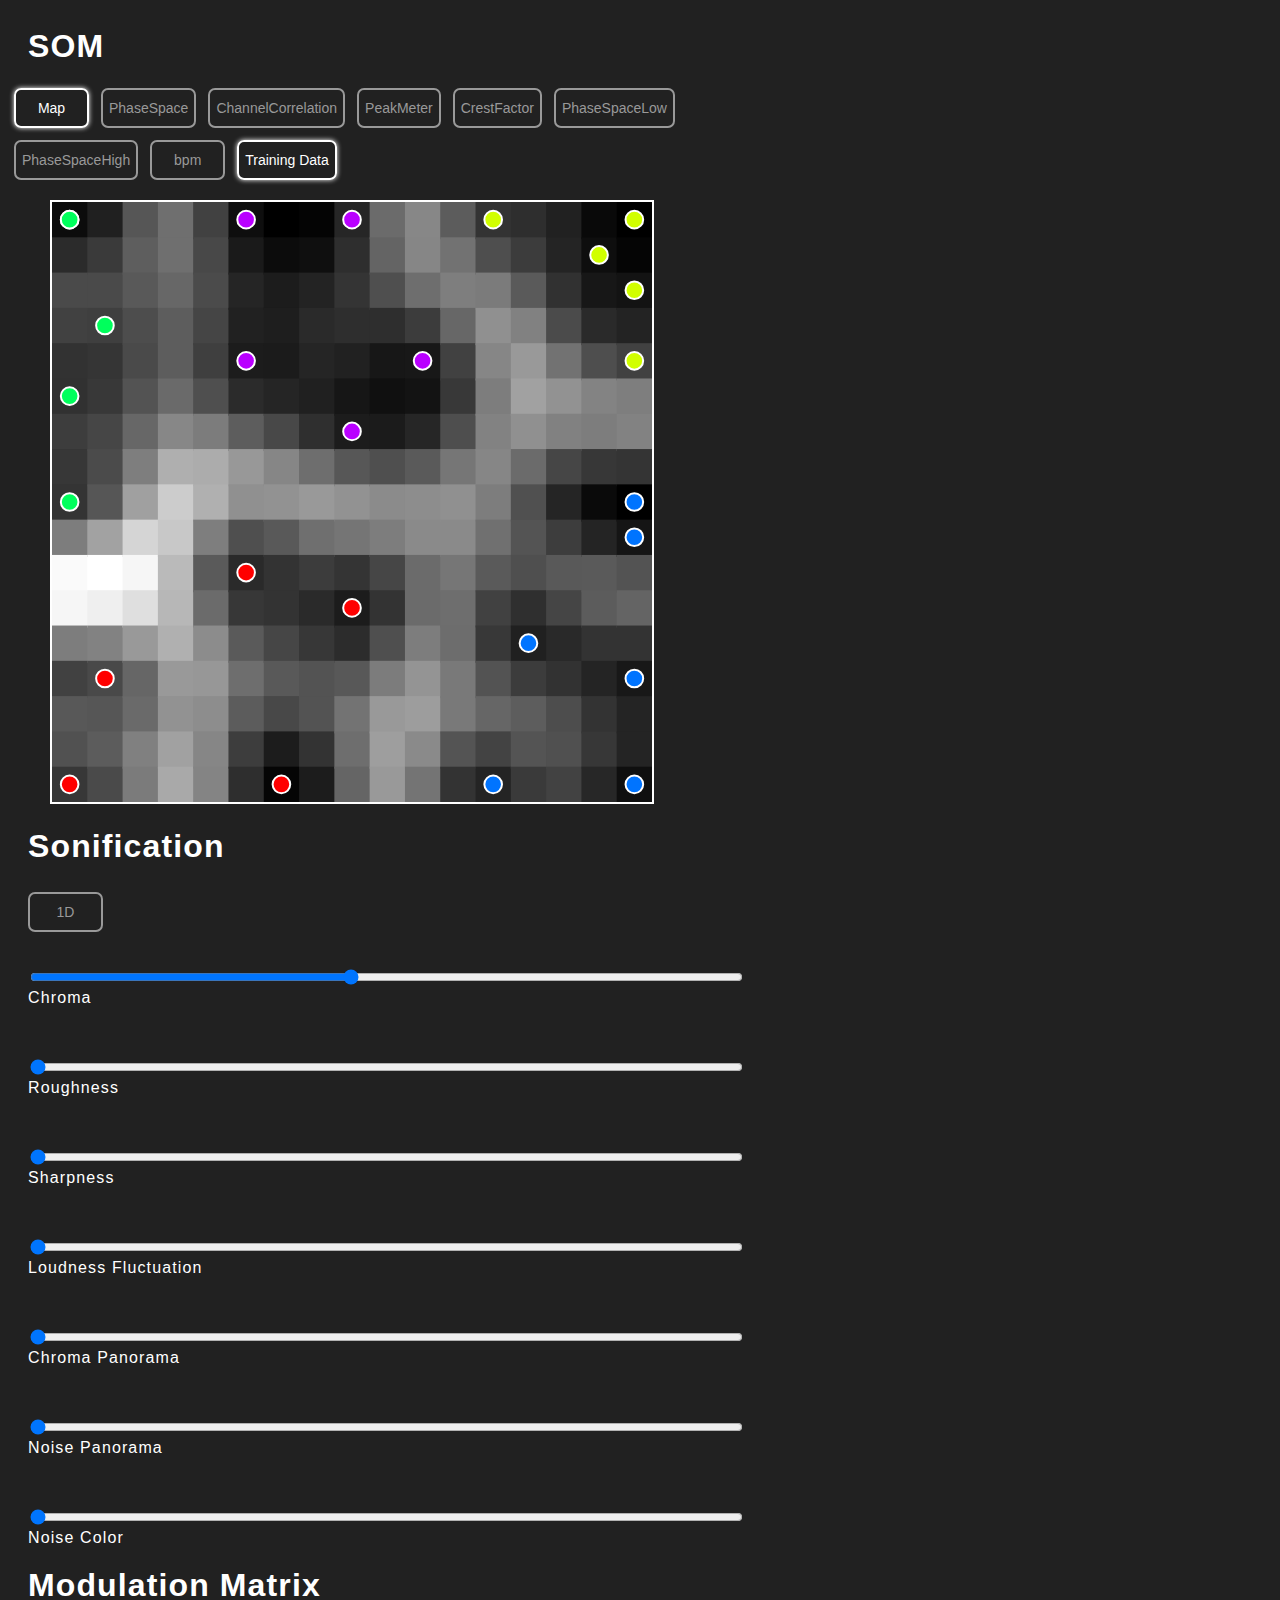
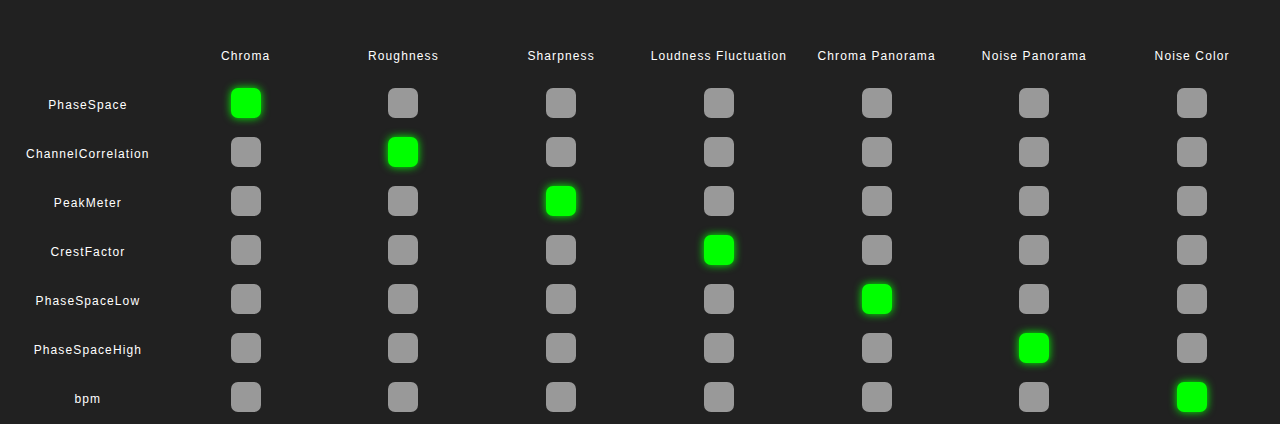
<file: extended/index.html>
<!doctype html>
<html lang="en">

<head>
	<meta charset="utf-8">

	<title>Sonifiy Kohonen Map</title>

	<meta name="author" content="Simon Linke">

	<!-- Bibliotheken -->
	<script src="../scripts/js/librarys/p5.min.js"></script>
	<script src="../scripts/js/librarys/p5.sound.js"></script>
	<!-- colormaps zum PLotten ohne PLotly -->
	<script src="../scripts/js/librarys/js-colormaps.js"></script>

	<!-- funktionen zum plotten der Som, für Wörter, Farben und Allgemein -->
	<script src="../scripts/js/PlotFkt.js"></script>

	<!-- Stylesheets -->
	<link rel="stylesheet" type="text/css" href="../scripts/css/SomGeneral.css">
	<link rel="stylesheet" type="text/css" href="../scripts/css/SomExtended.css">
</head>

<body>
	<div id="grid">
		<div id="MapBox">
			<h2>SOM</h2>
			<div id="SelectButtons"></div>
			<div id="maps">
				<canvas id="UM_Bg" class="mapPlot" width="600" height="600"></canvas>
				<svg id="UM_Plot" class="mapPlot" width="600" height="600"></svg>
				<svg id="UM_Klick" class="mapPlot" width="600" height="600"></svg>
			</div>
		</div>

		<div id="SliderBox">
			<h2>Sonification</h2>

			<button class="SelBtn control" name="1dButton" data-action="1d">
				<span class="switchText">1D</span>
			</button>

			<div id="SliderKlick">
				<div class="sliderFrame control">
					<input type="range" min="0" max="1000" value="450" orient="horizontal" class="slid"
						data-action="detune">
					<div class="detuneText"><span >Chroma</span> </div> 
				</div>

				<div class="sliderFrame control">
					<input type="range" min="0" max="1000" value="0" orient="horizontal" class="slid"
						data-action="rough">
					<div class="detuneText"><span >Roughness</span> </div>
				</div>

				<div class="sliderFrame control">
					<input type="range" min="0" max="1000" value="0" orient="horizontal" class="slid"
						data-action="bright">
					<div class="detuneText"><span>Sharpness</span> </div>
				</div>

				<div class="sliderFrame control">
					<input type="range" min="0" max="1000" value="0" orient="horizontal" class="slid"
						data-action="beat">
					<div class="detuneText"><span>Loudness Fluctuation</span> </div>
				</div>

				<div class="sliderFrame control">
					<input type="range" min="0" max="1000" value="0" orient="horizontal" class="slid"
						data-action="ChPan">
					<div class="detuneText"><span>Chroma Panorama</span> </div>
				</div>

				<div class="sliderFrame control">
					<input type="range" min="0" max="1000" value="0" orient="horizontal" class="slid"
						data-action="NoiPan">
					<div class="detuneText"><span>Noise Panorama</span> </div>
				</div>

				<div class="sliderFrame control">
					<input type="range" min="0" max="1000" value="0" orient="horizontal" class="slid"
						data-action="NoiCol">
					<div class="detuneText"><span>Noise Color</span> </div>
				</div>
			</div>
		</div>
		<div id="ModMavtDiv">
			<h2>Modulation Matrix</h2>
		</div>
	</div>


	<script src="js/loadAndPlot.js"></script>
	<script src="js/audioScript.js"></script>

</body>
</file>
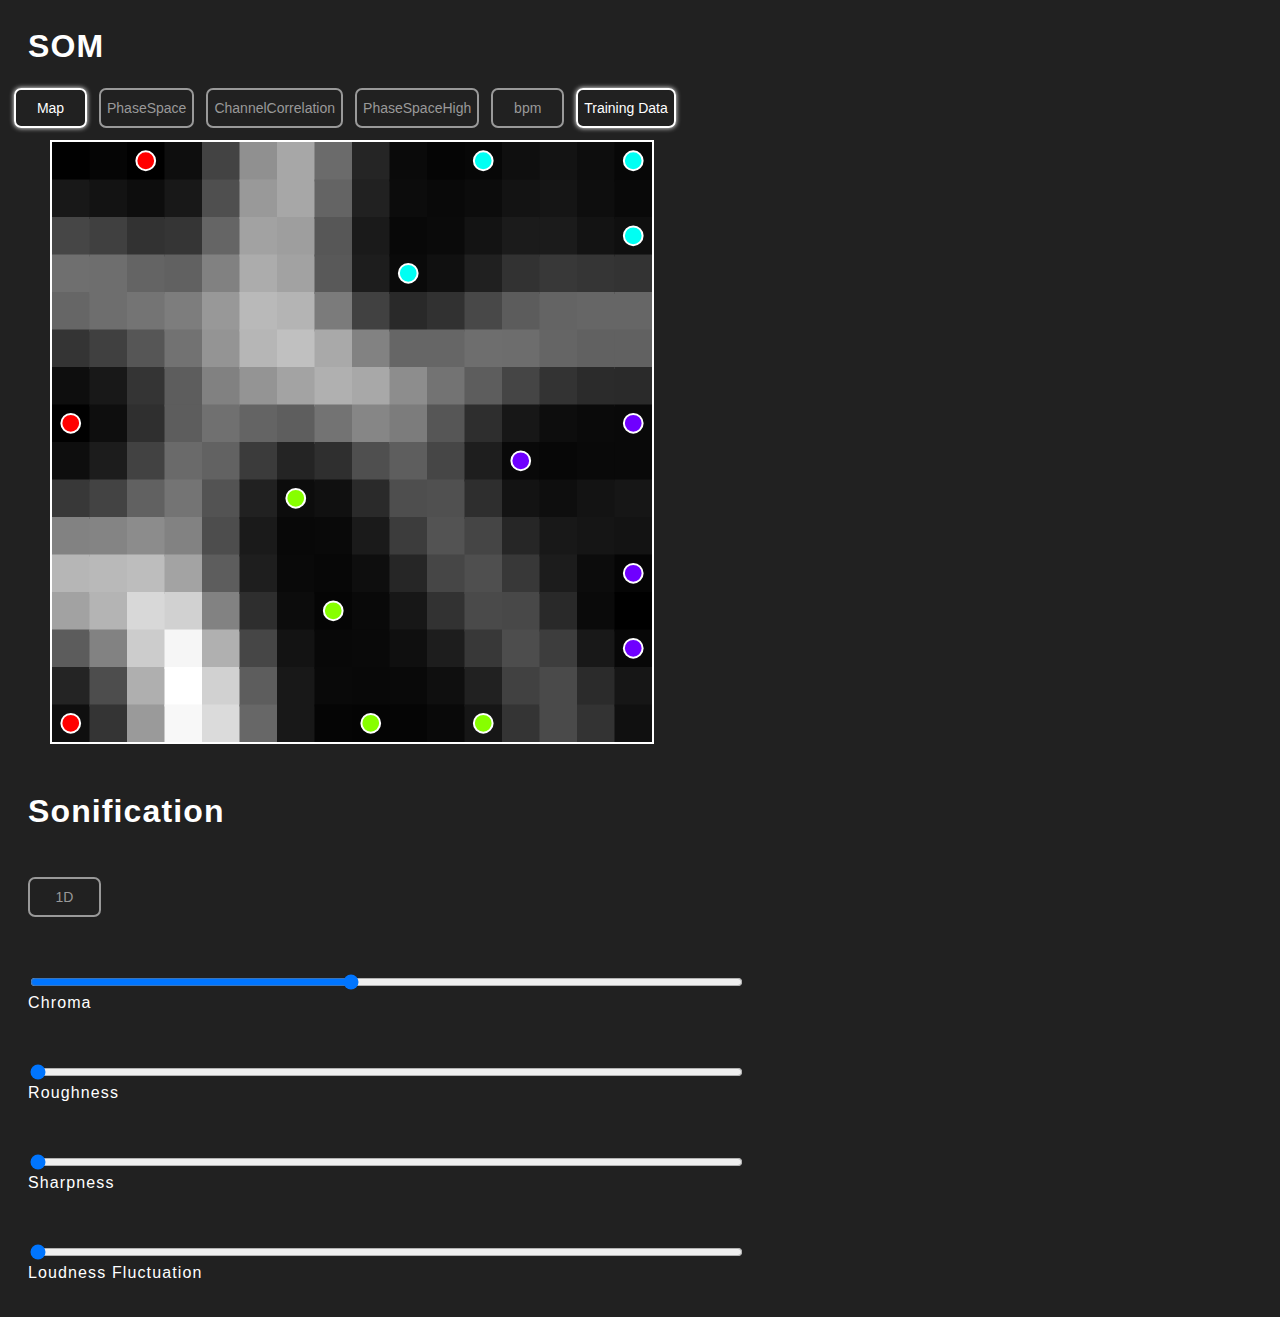
<file: simple/index.html>
<!doctype html>
<html lang="en">

<head>
	<meta charset="utf-8">

	<title>Sonifiy Kohonen Map</title>

	<meta name="author" content="Simon Linke">

	<!-- Bibliotheken -->
	<script src="../scripts/js/librarys/p5.min.js"></script>
	<script src="../scripts/js/librarys/p5.sound.js"></script>
	<!-- colormaps zum PLotten ohne PLotly -->
	<script src="../scripts/js/librarys/js-colormaps.js"></script>

	<!-- funktionen zum plotten der Som, für Wörter, Farben und Allgemein -->
	<script src="../scripts/js/PlotFkt.js"></script>

	<!-- Stylesheets -->
	<link rel="stylesheet" type="text/css" href="../scripts/css/SomGeneral.css">
	<link rel="stylesheet" type="text/css" href="../scripts/css/SomSimple.css">
</head>

<body>
	<div id="grid">
		<div id="MapBox">
			<h2>SOM</h2>
			<div id="SelectButtons"></div>
			<div id="maps">
				<canvas id="UM_Bg" class="mapPlot" width="600" height="600"></canvas>
				<svg id="UM_Plot" class="mapPlot" width="600" height="600"></svg>
				<svg id="UM_Klick" class="mapPlot" width="600" height="600"></svg>
			</div>
		</div>

		<div id="SliderBox">
			<h2>Sonification</h2>

			<button class="SelBtn control" name="1dButton" data-action="1d">
				<span class="switchText">1D</span>
			</button>

			<div id="SliderKlick">
				<div class="sliderFrame control">
					<input type="range" min="0" max="1000" value="450" orient="horizontal" class="slid"
						data-action="detune">
					<div class="detuneText"><span >Chroma</span> </div> 
				</div>

				<div class="sliderFrame control">
					<input type="range" min="0" max="1000" value="0" orient="horizontal" class="slid"
						data-action="rough">
					<div class="detuneText"><span >Roughness</span> </div>
				</div>

				<div class="sliderFrame control">
					<input type="range" min="0" max="1000" value="0" orient="horizontal" class="slid"
						data-action="bright">
					<div class="detuneText"><span>Sharpness</span> </div>
				</div>

				<div class="sliderFrame control">
					<input type="range" min="0" max="1000" value="0" orient="horizontal" class="slid"
						data-action="beat">
					<div class="detuneText"><span>Loudness Fluctuation</span> </div>
				</div>
			</div>
		</div>
	</div>


	<script src="js/loadAndPlot.js"></script>
	<script src="js/audioScript.js"></script>

</body>
</file>
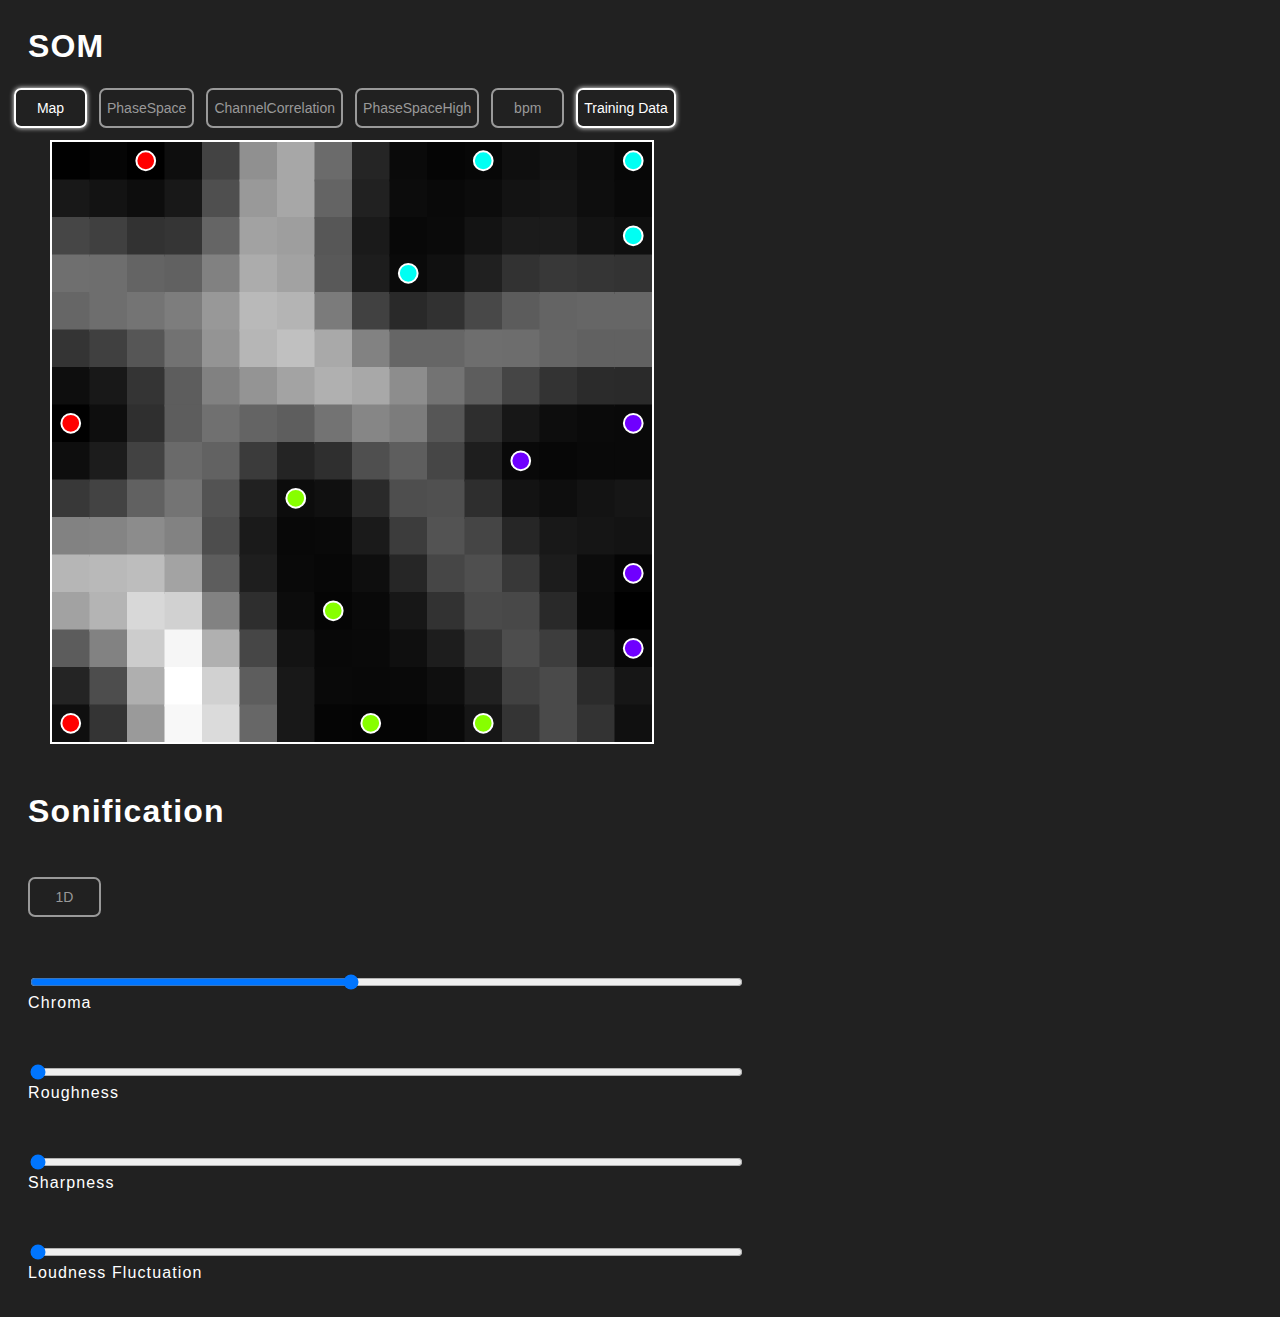
<file: SOMsonChromaHalb_NoJQuerry/index.html>
<!doctype html>
<html lang="en">

<head>
	<meta charset="utf-8">

	<title>Sonifiy Kohonen Map</title>

	<meta name="author" content="Simon Linke">

	<!-- Bibliotheken -->
	<script src="js/librarys/p5.min.js"></script>
	<script src="js/librarys/p5.sound.js"></script>
	<!-- colormaps zum PLotten ohne PLotly -->
	<script src="js/librarys/js-colormaps.js"></script>

	<!-- funktionen zum plotten der Som, für Wörter, Farben und Allgemein -->
	<script src="js/PlotFkt.js"></script>

	<!-- Stylesheets -->
	<link rel="stylesheet" type="text/css" href="css/SomGeneral.css">
</head>

<body>
	<div id="grid">
		<div id="MapBox">
			<h2>SOM</h2>
			<div id="SelectButtons"></div>
			<div id="maps">
				<canvas id="UM_Bg" class="mapPlot" width="600" height="600"></canvas>
				<svg id="UM_Plot" class="mapPlot" width="600" height="600"></svg>
				<svg id="UM_Klick" class="mapPlot" width="600" height="600"></svg>
			</div>
		</div>

		<div id="SliderBox">
			<h2>Sonification</h2>

			<button class="SelBtn control" name="1dButton" data-action="1d">
				<span class="switchText">1D</span>
			</button>

			<div id="SliderKlick">
				<div class="sliderFrame control">
					<input type="range" min="0" max="1000" value="450" orient="horizontal" class="slid"
						data-action="detune">
					<div class="detuneText"><span >Chroma</span> </div> 
				</div>

				<div class="sliderFrame control">
					<input type="range" min="0" max="1000" value="0" orient="horizontal" class="slid"
						data-action="rough">
					<div class="detuneText"><span >Roughness</span> </div>
				</div>

				<div class="sliderFrame control">
					<input type="range" min="0" max="1000" value="0" orient="horizontal" class="slid"
						data-action="bright">
					<div class="detuneText"><span>Sharpness</span> </div>
				</div>

				<div class="sliderFrame control">
					<input type="range" min="0" max="1000" value="0" orient="horizontal" class="slid"
						data-action="beat">
					<div class="detuneText"><span>Loudness Fluctuation</span> </div>
				</div>
			</div>
		</div>
	</div>


	<script src="js/loadAndPlot.js"></script>
	<script src="js/audioScript.js"></script>

</body>
</file>
<file: scripts/css/SomGeneral.css>
:root {
    --r-background-color: rgb(33, 33, 33);
    color: #fff;
}

html {
    height: 100%;
}

body {
    background: rgb(33, 33, 33);
    letter-spacing: 0.07em;
    padding-top: 40px;
    font-family: Arial, sans-serif;
}

/*************** General *******************/
h1 {
    position: absolute;
    font-size: 30pt;
    color: white;
}

h2 {
    /* position: absolute; */
    font-size: 24pt;
    color: white;
    margin-left: 20px;
    margin-top: 20px;
    margin-top: -20px
}

#grid {
    display: grid;
    grid-template-columns: repeat(auto-fill, minmax(630px, 1fr));
    grid-gap: 5px;
}

#MapBox {
    min-width: 650px;
    column-span: all;
}

#TextBox {
    min-width: 650px;
    min-height: 795px;
    column-span: all;
}

#SliderBox {
    max-width: 750px;
}

/*************** SOM *******************/

#SelectButtons {
    margin-top: -10px;
}

circle.Punkt {
    position: absolute;
    z-index: -1;
    stroke: rgb(255, 255, 255);
    stroke-width: 2px;
}

.mapPlot {
    position: absolute;
    border: 2px solid white;
    left: 50px;
    top: 200px;
    overflow: visible;
    z-index: 1;
}

.invis {
    display: none;
}

/*************** Buttons *******************/

.SelBtn {
    margin: 6px;
    height: 40px;

    font-size: 10.5pt;

    background-color: transparent;
    color: #999;
    border-radius: 7px;
    border: 2px solid #999;

    cursor: pointer;
}

.SelBtn.selected,
.SelBtn.active {

    color: #fff;
    border: 2px solid #fff;
    box-shadow: 0px 0px 5px;
}

.sliderFrame {
    width: 95%;
    /* margin: 20px; */
    padding: 15px 0px;
}
</file>
<file: scripts/css/SomExtended.css>
/*************** General *******************/

#MapBox {
    min-height: 795px;
}


#MotMatDiv {
    max-width: 750px;
}

/*************** SOM *******************/

#SelectButtons {
    max-width: 700px
}

/*************** Buttons *******************/

.SelBtn {
    min-width: 75px;
}


.control {
    margin: 20px 20px;
}

.SelBtn.control {
    margin-top: 0px;
    margin-bottom: 0px;
}

/*************** Slider *******************/

.slid {
    width: 100%;
}



/*************Mod MAtrix ****************/

.MatBtn{
    width: 30px;
    height: 30px;
    padding: 0px;
    background-color: #999;
    border: none;
    border-radius: 7px;
    cursor: pointer;
}

.MatBtn.greenM{
    background-color: #0f0;
    box-shadow: 0px 0px 8px #0f0;
}
.MatBtn.redM{
    background-color: #f22;
    box-shadow: 0px 0px 8px #f22;
}

.ModTab {
    width: 100%;
    font-size: 12px;
    overflow: hidden;
}

.ModTab td {
    height: 45px;
    width: 11%;
    text-align: center 
    /* text-shadow: 0px 0px 5px; */
}

.ModTab th {
    height: 45px;
    width: 11%;
    color: #fff;
    /* color: #999; */
    font-weight: normal;

}

.ModTab td,
th,
.row,
.col {
    position: relative;
}

.ModTab td:hover::before {
    background-color: rgb(255, 255, 255, 0.1);
    content: '';
    height: 100%;
    left: -5000px;
    position: absolute;
    top: 0;
    width: 10000px;
    z-index: -1;
}

.ModTab td:hover::after {
    font-weight: bold;
    color: #000;
    background-color: rgb(255, 255, 255, 0.1);
    content: '';
    height: 10000px;
    left: 0;
    position: absolute;
    top: -5000px;
    width: 100%;
    z-index: -1;
}
</file>
<file: scripts/css/SomSimple.css>
/*************** General *******************/
#MapBox {
    min-height: 760px;
}

/*************** SOM *******************/

.mapPlot {
    top: 140px;
}
/*************** Buttons *******************/

.SelBtn {
    min-width: 73px;
}

.control{
    margin: 20px;
}

/*************** Slider *******************/

.slid {
    width: 100%;
}
</file>
<file: SOMsonChromaHalb_NoJQuerry/css/SomGeneral.css>
:root {
    --r-background-color: rgb(33, 33, 33);
    color: #fff;
}

html {
    height: 100%;
}

body {
    background: rgb(33, 33, 33);
    letter-spacing: 0.07em;
    padding-top: 40px;
    font-family: Arial, sans-serif;
}

/*************** General *******************/
h1 {
    position: absolute;
    font-size: 30pt;
    color: white;
}

h2 {
    /* position: absolute; */
    font-size: 24pt;
    color: white;
    margin-left: 20px;
    margin-top: 20px;
    margin-top: -20px
}

#grid {
    display: grid;
    grid-template-columns: repeat(auto-fill, minmax(630px, 1fr));
    grid-gap: 5px;
}

#MapBox {
    min-width: 650px;
    min-height: 760px;
    column-span: all;
}

#SliderBox {
    max-width: 750px;
}

/*************** SOM *******************/

#SelectButtons{
    margin-top: -10px;
}

circle.Punkt {
    position: absolute;
    z-index: -1;
    stroke: rgb(255, 255, 255);
    stroke-width: 2px;
}

.mapPlot {
    position: absolute;
    border: 2px solid white;
    left: 50px;
    top: 140px;
    overflow: visible;
    z-index: 1;
}

.invis {
    display: none;
}

/*************** Buttons *******************/

.SelBtn {
    margin: 6px;
    height: 40px;
    min-width: 73px;
    font-size: 10.5pt;

    background-color: transparent;
    color:#999;
    border-radius: 7px;
    border: 2px solid #999;

    cursor: pointer;
}

.SelBtn.selected, .SelBtn.active{
    /* background-color: red; */
    color:#fff;
    border: 2px solid #fff;
    box-shadow: 0px 0px 5px;
}

.control{
    margin: 20px;
}

/*************** Slider *******************/

.slid {
    width: 100%;
}

.sliderFrame {
    width: 95%;
    /* margin: 20px; */
    padding: 15px 0px;
}
</file>
